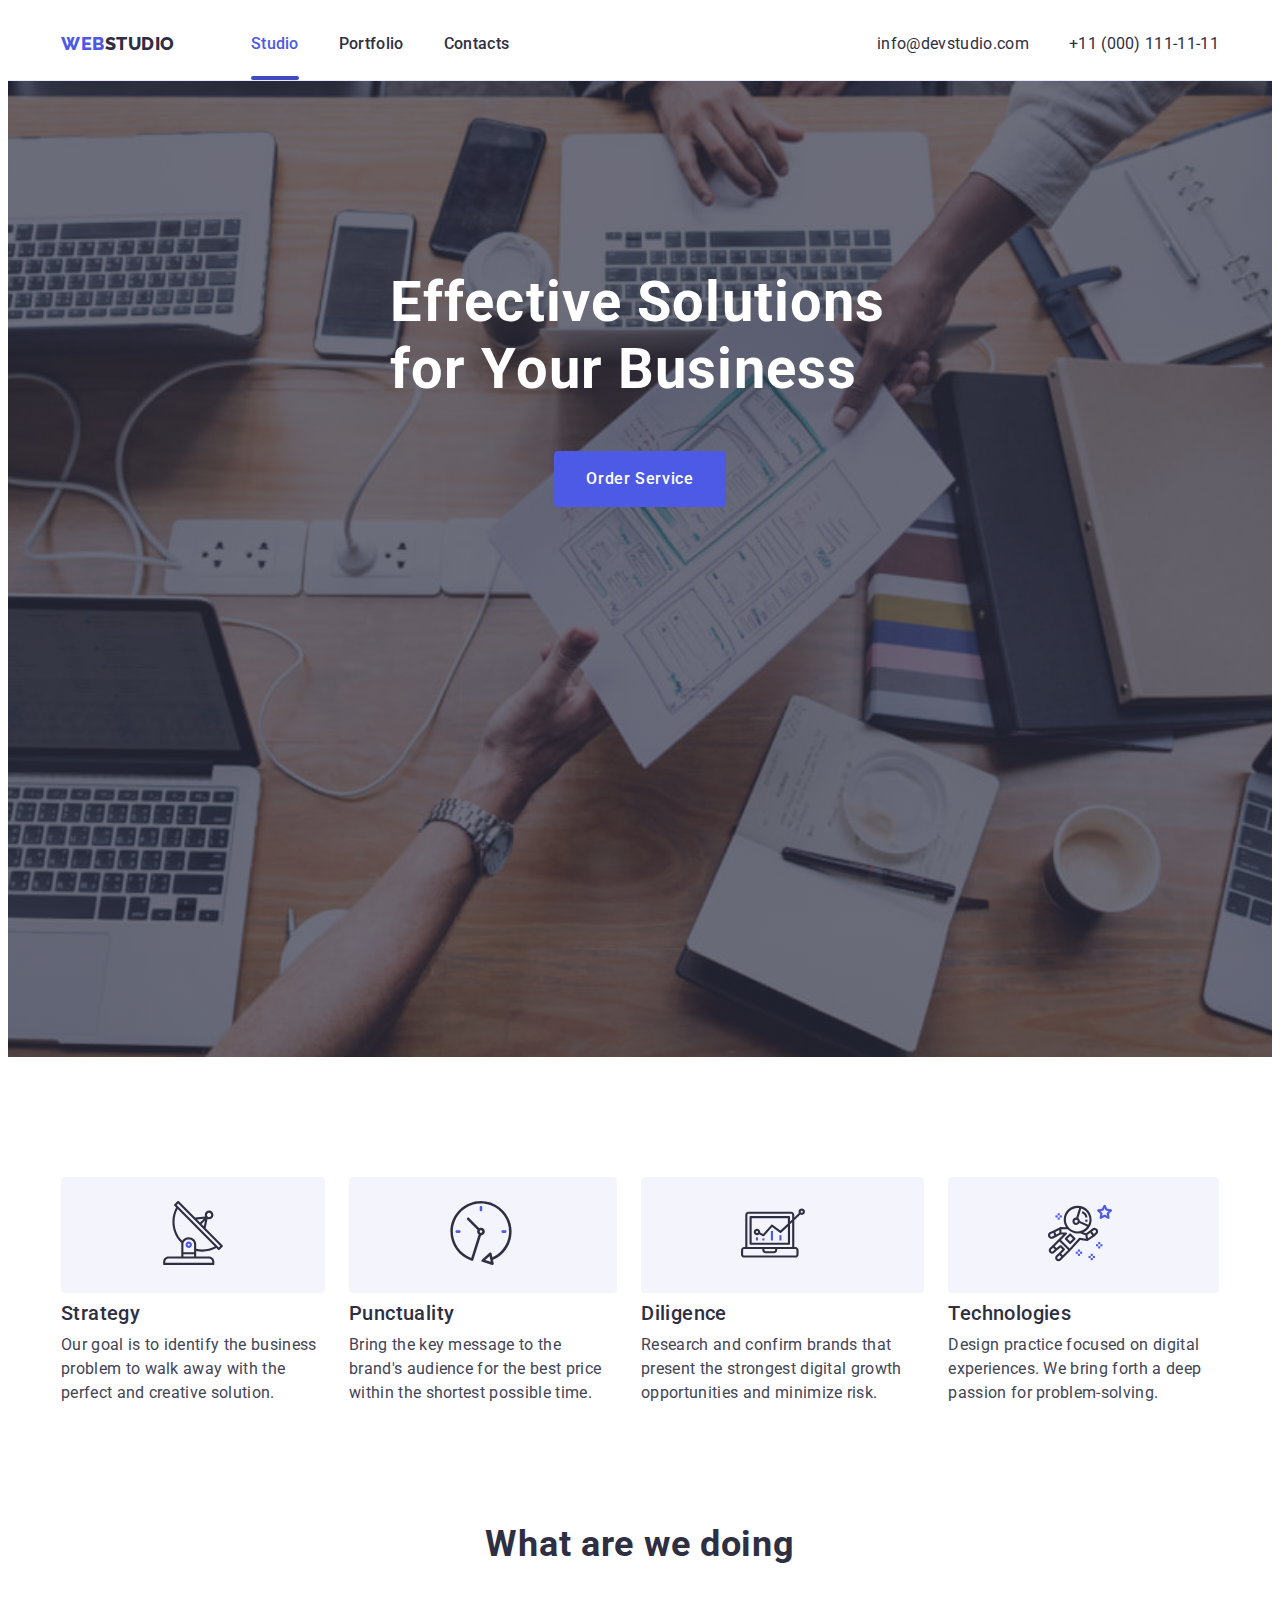
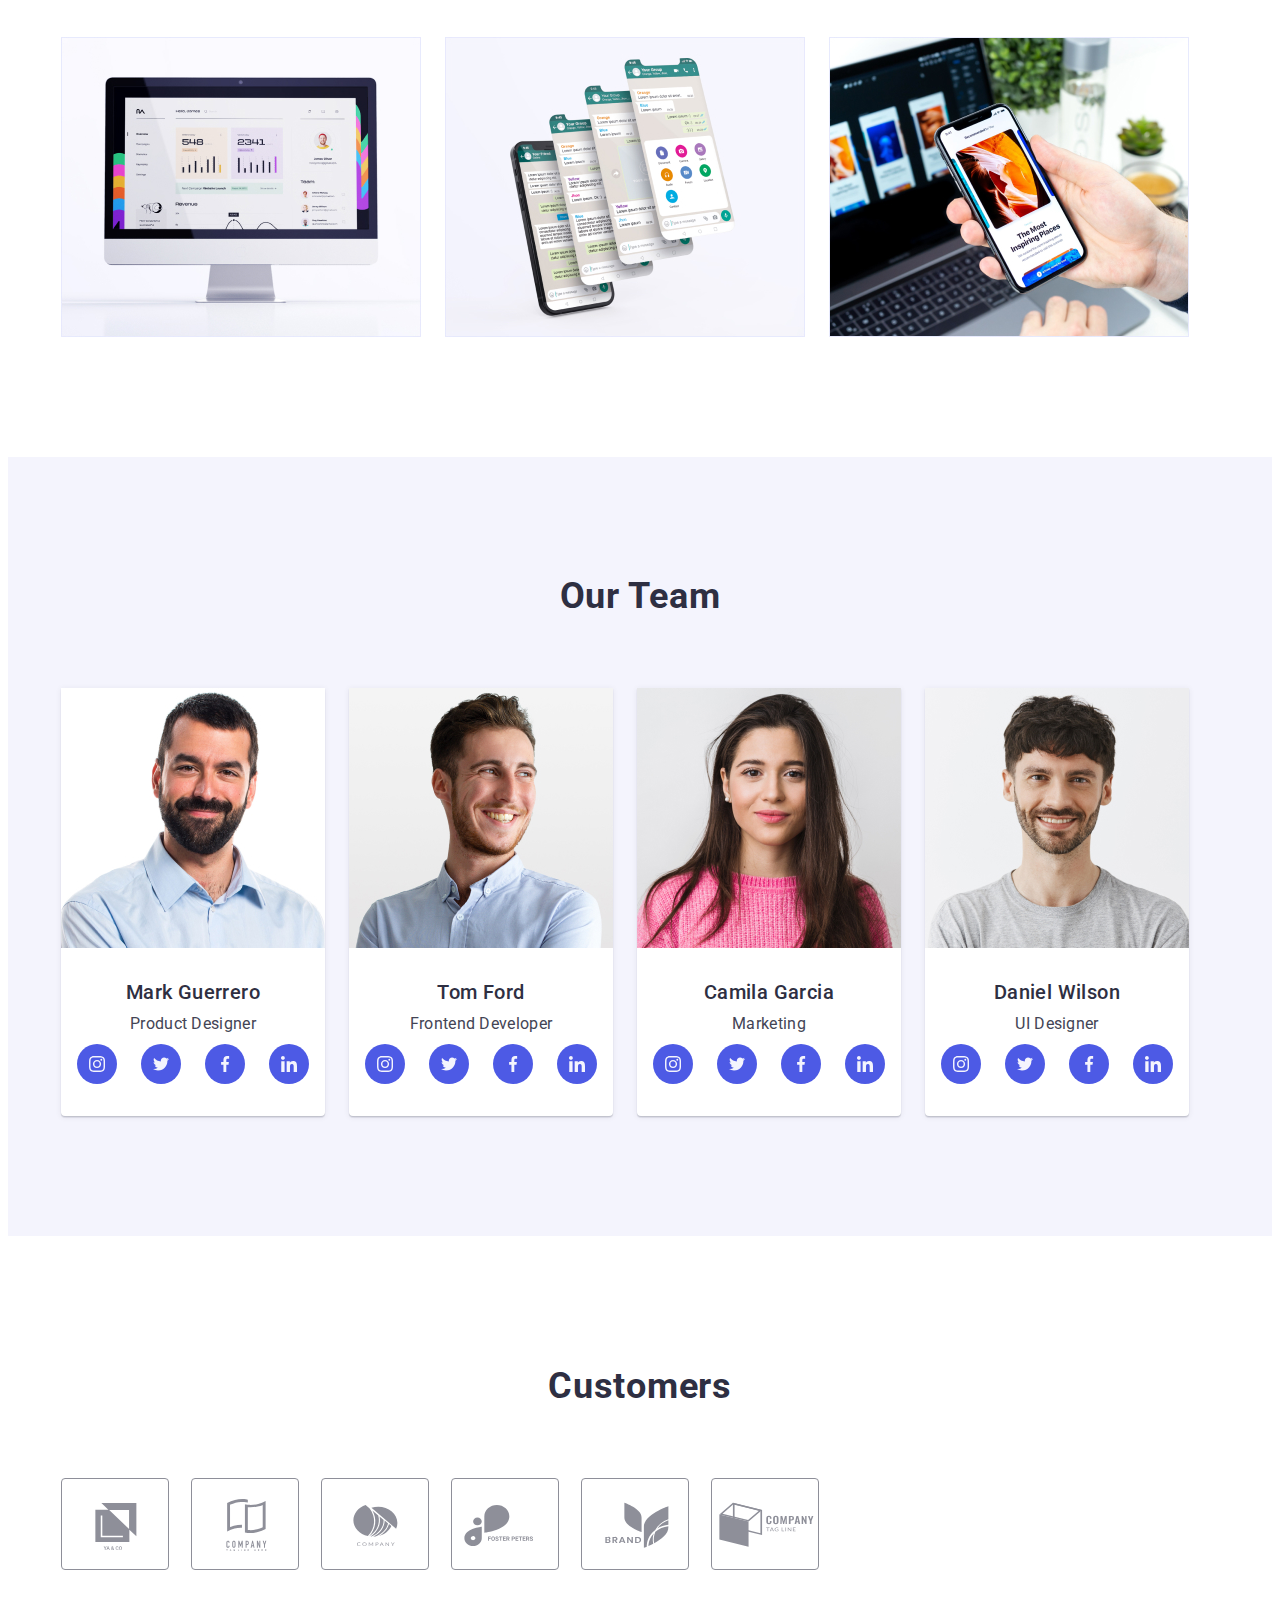
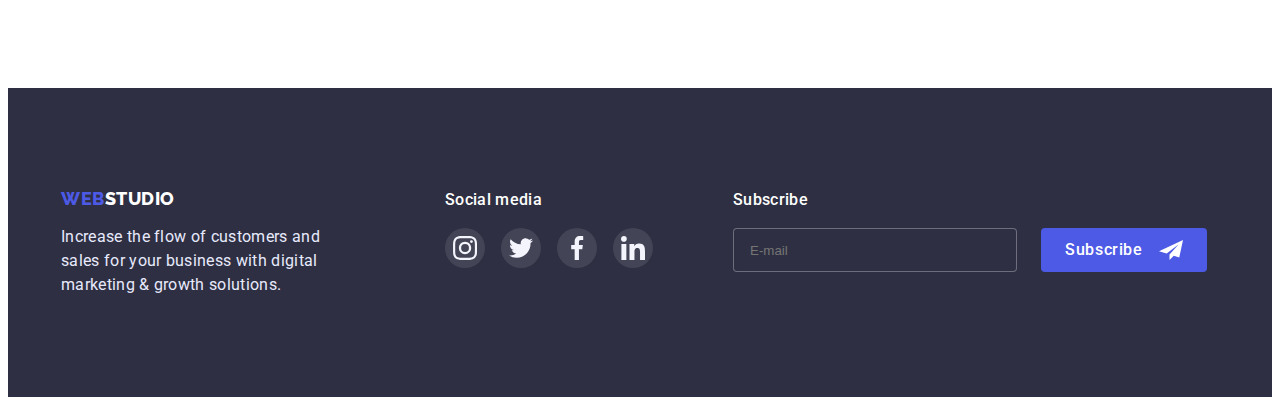
<file: index.html>
<!DOCTYPE html>
<html lang="en">
<head>
    <meta charset="UTF-8">
    <meta http-equiv="X-UA-Compatible" content="IE=edge">
    <meta name="viewport" content="width=device-width, initial-scale=1.0">
    <title>Document</title>
    <link rel="preconnect" href="https://fonts.googleapis.com">
    <link rel="preconnect" href="https://fonts.gstatic.com" crossorigin>
    <link href="https://fonts.googleapis.com/css2?family=Raleway:wght@800&family=Roboto:wght@400;500;700&display=swap"
        rel="stylesheet">
        <link rel="stylesheet" href="https://cdnjs.cloudflare.com/ajax/libs/modern-normalize/1.1.0/modern-normalize.min.css"
            integrity="sha512-wpPYUAdjBVSE4KJnH1VR1HeZfpl1ub8YT/NKx4PuQ5NmX2tKuGu6U/JRp5y+Y8XG2tV+wKQpNHVUX03MfMFn9Q=="
            crossorigin="anonymous" referrerpolicy="no-referrer" />
    <link rel="stylesheet" href="./css/styles.css">
</head>
<body >
   <header class="header">
     <div class="container heder-container">
        <nav class="header-navigation"> 
          <a href="./index.html" class="heder-logo link"> <span class="caption">Web</span>Studio</a>
    
         <ul class="header-list list">
             <li class="header-item"> <a class="header-link link currrent" href="./index.html" >Studio</a></li>
             <li class="header-item"> <a class="header-link link " href="./portfolio.html" >Portfolio</a></li>
             <li class="header-item"> <a class="header-link link " href="">Contacts</a></li>
         </ul>
        </nav>
        <address class="adress">
           <ul class="header-list list">
                <li><a class="header-tel link" href="mailto:info@devstudio.com">info@devstudio.com</a></li>
                <li><a class="header-tel link" href="tel:+110001111111">+11 (000) 111-11-11</a></li>
            </ul>
        </address>
    </div>
    </header> 
   
 <main>
    <section class="hero">
        <div class="container">
             <h1 class="hero-title">Effective Solutions for Your Business</h1>
              <button class="hero-btn" type="button" data-modal-open>Order Service</button>
        </div>
    </section>
 
 <section class="about">
    <div class="container">
        <h2 class="visually-hidden">Features</h2>
        <ul class="about-list list">
            <li class="about-item">
            <div class="container-about">
              <svg class="about-svg-icon" width="64" height="64">
                  <use href="./images/icons.svg#icon-antenna"></use>
               </svg>
            </div >
             <h3 class="about-title">Strategy</h3>
            <p class="about-pre-title">Our goal is to identify the business
                problem to walk away with the perfect and creative solution.</p>
            </li>
            <li class="about-item">
                <div class="container-about">
              <svg class="about-svg-icon" width="64" height="64">
                  <use href="./images/icons.svg#icon-clock"></use>
               </svg>
            </div >
                <h3 class="about-title">Punctuality</h3>
            <p class="about-pre-title">Bring the key message to the brand's audience for the best price within the shortest possible time.</p>
            </li>
            <li class="about-item">
                <div class="container-about">
              <svg class="about-svg-icon" width="64" height="64">
                  <use href="./images/icons.svg#icon-diagram"></use>
               </svg>
            </div >
                <h3 class="about-title">Diligence</h3>
            <p class="about-pre-title">Research and confirm brands that present the strongest digital growth opportunities and minimize risk.</p>
            </li>
            <li class="about-item">
                <div class="container-about">
              <svg class="about-svg-icon" width="64" height="64">
                  <use href="./images/icons.svg#icon-astronaut"></use>
               </svg>
            </div >
                <h3 class="about-title">Technologies</h3>
            <p class="about-pre-title">Design practice focused on digital experiences. We bring forth a deep passion for problem-solving.</p>
            </li>
        </ul>
    </div>
    
 </section>   
 <section class="work">
   <div class="container">
        <h2 class="work-title">What are we doing</h2>
        <ul class="work-list list">
            <li class="work-item">
                <img src="./images/img1.jpg" alt="monitor" width="360">
            </li>
            <li class="work-item">
                <img src="./images/img2.jpg" alt="telephone" width="360">
            </li>
            <li class="work-item">
                <img src="./images/img3.jpg" alt="phone and computer" width="360">
            </li>
        </ul>
   </div>
 </section>
 <section class="team">
    <div class="container">
    <h2 class="team-title">Our Team</h2>
    <ul class="team-list list">
        <li class="team-item  shadow-team">
            <img src="./images/mark.jpg" alt="markguerrero" width="264">
            <div class="team-name">
                <h3 class="team-subject">Mark Guerrero</h3>
                <p class="team-pre-title">Product Designer</p>
                <ul class="team-soc-list list">
                    <li class="team-soc-item"><a href="" class="team-soc-link">
                        <svg class="team-soc-icon" width="16" height="16">
                            <use href="./images/icons.svg#icon-instagram"></use>
                        </svg>
                    </a></li>
                    <li class="team-soc-item"><a href="" class="team-soc-link">
                        <svg class="team-soc-icon" width="16" height="16">
                            <use href="./images/icons.svg#icon-twitter"></use>
                        </svg>
                    </a></li>
                    <li class="team-soc-item"><a href="" class="team-soc-link">
                        <svg class="team-soc-icon" width="16" height="16">
                            <use href="./images/icons.svg#icon-facebook"></use>
                        </svg>
                    </a></li>
                    <li class="team-soc-item"><a href="" class="team-soc-link">
                        <svg class="team-soc-icon" width="16" height="16">
                            <use href="./images/icons.svg#icon-linkedin"></use>
                        </svg>
                    </a></li>
                </ul>
    
            </div>
        </li>
        <li class="team-item shadow-team">
            <img src="./images/tom.jpg" alt="tomford" width="264">
            <div class="team-name">
                <h3 class="team-subject">Tom Ford</h3>
                <p class="team-pre-title">Frontend Developer</p>
                 <ul class="team-soc-list list">
                    <li class="team-soc-item"><a href="" class="team-soc-link">
                        <svg class="team-soc-icon" width="16" height="16">
                            <use href="./images/icons.svg#icon-instagram"></use>
                        </svg>
                    </a></li>
                    <li class="team-soc-item"><a href="" class="team-soc-link">
                        <svg class="team-soc-icon" width="16" height="16">
                            <use href="./images/icons.svg#icon-twitter"></use>
                        </svg>
                    </a></li>
                    <li class="team-soc-item"><a href="" class="team-soc-link">
                        <svg class="team-soc-icon" width="16" height="16">
                            <use href="./images/icons.svg#icon-facebook"></use>
                        </svg>
                    </a></li>
                    <li class="team-soc-item"><a href="" class="team-soc-link">
                        <svg class="team-soc-icon" width="16" height="16">
                            <use href="./images/icons.svg#icon-linkedin"></use>
                        </svg>
                    </a></li>
                </ul>
            </div>
        </li>
        <li class="team-item shadow-team">
            <img src="./images/camila.jpg" alt="camilagarcia" width="264">
           <div class="team-name">
                <h3 class="team-subject">Camila Garcia</h3>
                <p class="team-pre-title">Marketing</p>
                 <ul class="team-soc-list list">
                    <li class="team-soc-item"><a href="" class="team-soc-link">
                        <svg class="team-soc-icon" width="16" height="16">
                            <use href="./images/icons.svg#icon-instagram"></use>
                        </svg>
                    </a></li>
                    <li class="team-soc-item"><a href="" class="team-soc-link">
                        <svg class="team-soc-icon" width="16" height="16">
                            <use href="./images/icons.svg#icon-twitter"></use>
                        </svg>
                    </a></li>
                    <li class="team-soc-item"><a href="" class="team-soc-link">
                        <svg class="team-soc-icon" width="16" height="16">
                            <use href="./images/icons.svg#icon-facebook"></use>
                        </svg>
                    </a></li>
                    <li class="team-soc-item"><a href="" class="team-soc-link">
                        <svg class="team-soc-icon" width="16" height="16">
                            <use href="./images/icons.svg#icon-linkedin"></use>
                        </svg>
                    </a></li>
                </ul>
           </div>
        </li>
        <li class="team-item shadow-team">
            <img src="./images/daniel.jpg" alt="danielwilson" width="264">
            <div class="team-name">
                <h3 class="team-subject">Daniel Wilson</h3>
                <p class="team-pre-title">UI Designer</p>
                 <ul class="team-soc-list list">
                    <li class="team-soc-item"><a href="" class="team-soc-link">
                        <svg class="team-soc-icon" width="16" height="16">
                            <use href="./images/icons.svg#icon-instagram"></use>
                        </svg>
                    </a></li>
                    <li class="team-soc-item"><a href="" class="team-soc-link">
                        <svg class="team-soc-icon" width="16" height="16">
                            <use href="./images/icons.svg#icon-twitter"></use>
                        </svg>
                    </a></li>
                    <li class="team-soc-item"><a href="" class="team-soc-link">
                        <svg class="team-soc-icon" width="16" height="16">
                            <use href="./images/icons.svg#icon-facebook"></use>
                        </svg>
                    </a></li>
                    <li class="team-soc-item"><a href="" class="team-soc-link">
                        <svg class="team-soc-icon" width="16" height="16">
                            <use href="./images/icons.svg#icon-linkedin"></use>
                        </svg>
                    </a></li>
                </ul>
            </div>
        </li>
    </ul>
    </div>
 </section>
 <section class="Customers">
    <div class="container">
        <h2 class="customers-title">Customers</h2>
    <ul class="customers-list list">      
        <li class="customers-item">
        <a href="" class="customers-link link">
            <svg class="customers-svg" width="104" height="56">
                <use href="./images/icons.svg#icon-Logo"></use>
            </svg>
        </a>
        </li>
        <li class="customers-item"> <a href="" class="customers-link link">
            <svg class="customers-svg" width="104" height="56">
                <use href="./images/icons.svg#icon-Logo-1"></use>
            </svg>
        </a></li>
        <li class="customers-item"> <a href="" class="customers-link link">
            <svg class="customers-svg" width="104" height="56">
                <use href="./images/icons.svg#icon-Logo-2"></use>
            </svg>
        </a></li>
        <li class="customers-item"> <a href="" class="customers-link link">
            <svg class="customers-svg" width="104" height="56">
                <use href="./images/icons.svg#icon-Logo-3"></use>
            </svg>
        </a></li>
        <li class="customers-item"> <a href="" class="customers-link link">
            <svg class="customers-svg" width="104" height="56">
                <use href="./images/icons.svg#icon-Logo-4"></use>
            </svg>
        </a></li>
        <li class="customers-item"> <a href="" class="customers-link link">
            <svg class="customers-svg"  width="104" height="56">
                <use href="./images/icons.svg#icon-Logo-5"></use>
            </svg>
        </a></li>
    </ul>
     </dv >

 </section>
</main>
 <footer class="footer">
    <div class="foot-container container">
   <div class="footer-logo">
        <a class="footer-link link" href="./index.html"><span class="caption-pre">Web</span>Studio</a>
     <p class="footer-pre-title " >Increase the flow of customers and sales for your business with digital marketing & growth solutions.</p>
    </div >
 <div class="footer-social">
     <p class="footer-soc-text">Social media</p> 
     <ul class="footer-soc list">
        <li class="footer-item"><a href="" class="footer-link-soc link">
                <svg class="footer-svg"  width="24" height="24">
                    <use href="./images/icons.svg#icon-instagram"></use>
                </svg>
            </a></li>
        <li class="footer-item"><a href="" class="footer-link-soc link">
                <svg class="footer-svg"  width="24" height="24">
                    <use href="./images/icons.svg#icon-twitter"></use>
                </svg>
            </a></li>
        <li class="footer-item"><a href="" class="footer-link-soc link">
                <svg class="footer-svg"  width="24" height="24">
                    <use href="./images/icons.svg#icon-facebook"></use>
                </svg>
            </a></li>
        <li class="footer-item"><a href="" class="footer-link-soc link">
                <svg class="footer-svg"  width="24" height="24">
                    <use href="./images/icons.svg#icon-linkedin"></use>
                </svg>
            </a></li>
     </ul>
 </div >
<div class="footer-form">
    <p class="footer-input-text">Subscribe</p>
     <form class="forma">
       <label>
            <input 
            class="footer-email"
             type="email"
             placeholder="E-mail"
             required 
             pattern="([A-z0-9_.-]{1,})@([A-z0-9_.-]{1,}).([A-z]{2,8})"
              >
       </label>
    <button class="footer-submit-btn" type="submit">Subscribe
        <svg class="footer-submit-svg"  width="24" height="24">
            <use href="./images/icons.svg#icon-subscribe"></use>
        </svg>
    </button>
 </form>
 </div>
</div>
 </footer> 
  <div class="backdrop is-hidden" data-modal>
    <div class="modal">
        <button type="button" class="modal-close" data-modal-close>
            <svg class="modal-svg" width="8" height="8" >
                <use href="./images/icons.svg#icon-close"></use>
            </svg>
        </button>
        <p class="modal-title">Leave your contacts and we will call you back</p>
        <form class="modal-form">
          <label  class="modal-form-field">
            <span class="input-text">Name</span>
            <span class="modal-name">
            <input class="modal-input" 
            type="text" 
            name="Name"  
            id="Name" 
            required 
            pattern="[a-zA-Zа-яА-Я]+"
            minlength="3"
            />
             <svg class="modal-svg-input"  width="18" height="18">
               <use href="./images/icons.svg#icon-name"></use>
            </svg>  
          </span>
          </label>
          <label class="modal-form-field">
            <span class="input-text">Phone</span>
        <span class="modal-phone" >
           <input class="modal-input" 
                type="tel" 
                name="Phone" 
                id="Phone" 
                required 
                minlength="9"
            />
                <svg class="modal-svg-input" width="18" height="24">
                    <use href="./images/icons.svg#icon-telephone"></use>
                </svg>
          </span>
          </label>
          <label  class="modal-form-field">
            <span class="input-text">Email</span>
            <span class="modal-email">
                <input class="modal-input" 
                type="email" 
                name="Email" 
                id="Email" 
                required 
                pattern="([A-z0-9_.-]{1,})@([A-z0-9_.-]{1,}).([A-z]{2,8})"
            />
                <svg class="modal-svg-input" width="18" height="24">
                    <use href="./images/icons.svg#icon-emaill"></use>
                </svg>
          </span>
          </label>
          <label  class="modal-form-comment">
            <span class="input-text">Comment</span>
          <textarea class="modal-comment" name="comment"  placeholder="Text input"></textarea>
          </label>
          <label  class="modal-form-checkbox">
          <input class="input-checkbox visually-hidden" type="checkbox" id="policy" required  >
          <label for="policy" class="check-text" >I accept the terms and conditions of the&nbsp; <a class="modal-link" href="#">Privacy Policy</a> </label>
          </label>
          <button class="modal-submit-btn" type="submit">Send</button>
        </form>
    </div>
  </div>
  <script src="./js/modal.js"></script>
</body>
</html>
</file>
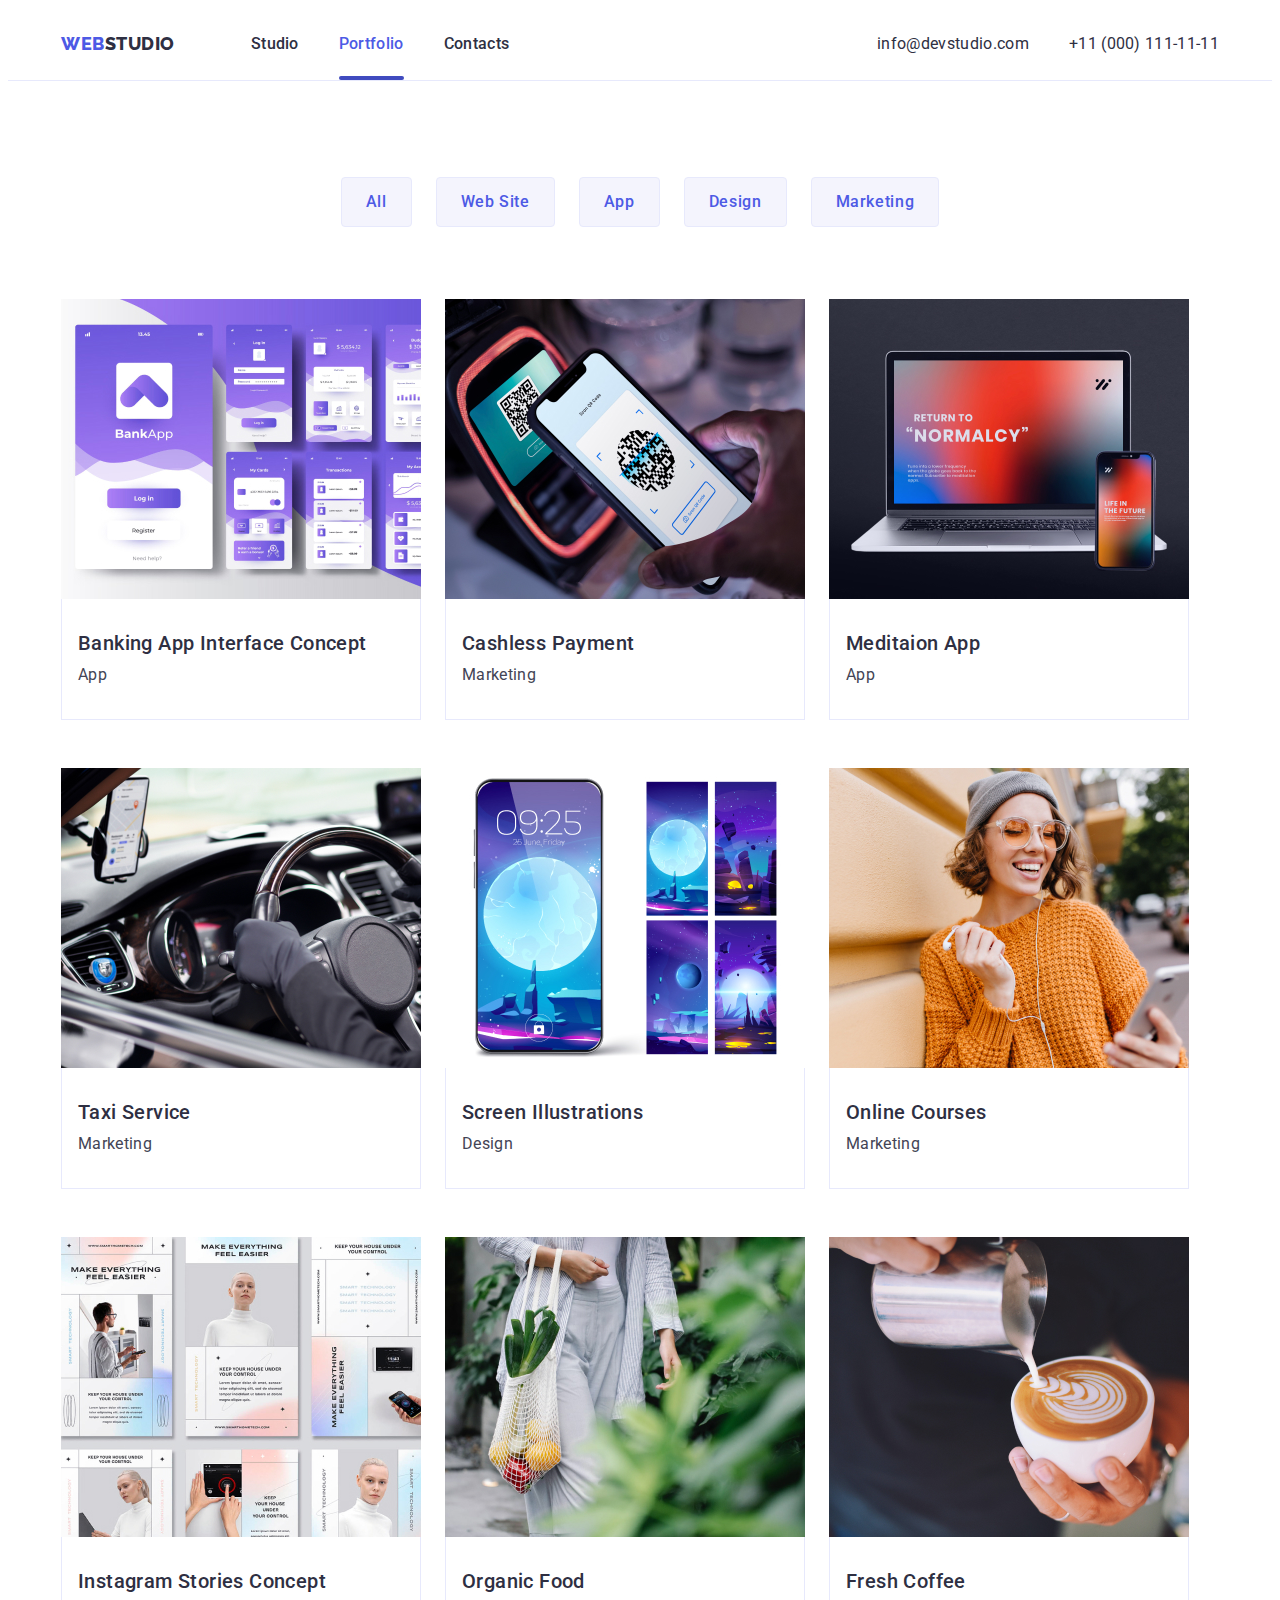
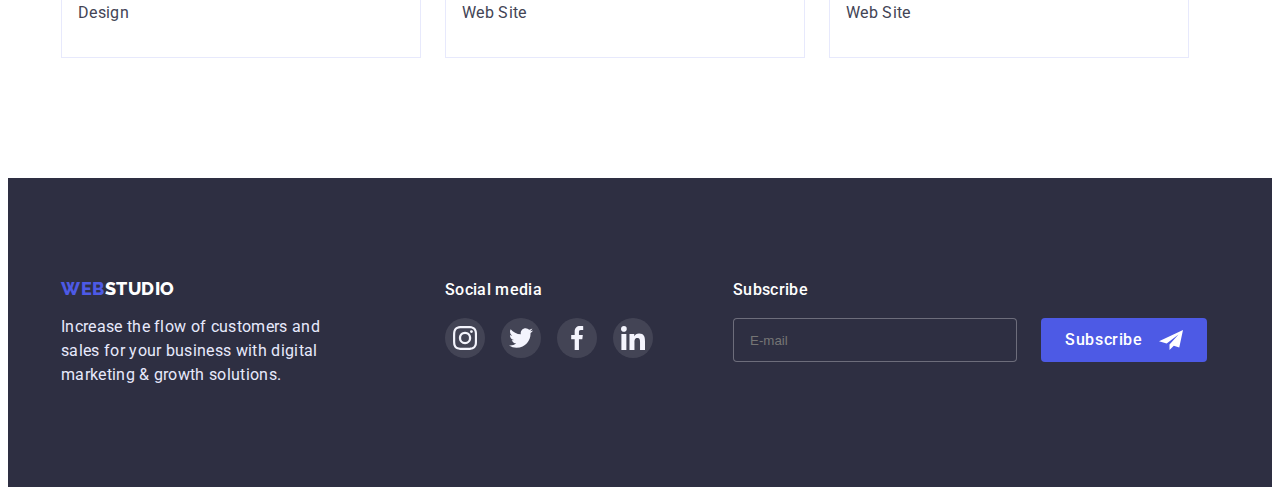
<file: portfolio.html>
<!DOCTYPE html>
<html lang="en">
<head>
    <meta charset="UTF-8">
    <meta http-equiv="X-UA-Compatible" content="IE=edge">
    <meta name="viewport" content="width=device-width, initial-scale=1.0">
    <title>Document</title>
    <link rel="preconnect" href="https://fonts.googleapis.com">
    <link rel="preconnect" href="https://fonts.gstatic.com" crossorigin>
    <link href="https://fonts.googleapis.com/css2?family=Raleway:wght@800&family=Roboto:wght@400;500;700&display=swap"
        rel="stylesheet">
        <link rel="stylesheet" href="https://cdnjs.cloudflare.com/ajax/libs/modern-normalize/1.1.0/modern-normalize.min.css" integrity="sha512-wpPYUAdjBVSE4KJnH1VR1HeZfpl1ub8YT/NKx4PuQ5NmX2tKuGu6U/JRp5y+Y8XG2tV+wKQpNHVUX03MfMFn9Q==" crossorigin="anonymous" referrerpolicy="no-referrer" />
    <link rel="stylesheet" href="./css/styles.css">
</head>
<body>
<header class="header">
     <div class="container heder-container">
        <nav class="header-navigation"> 
          <a href="./index.html" class="heder-logo link"> <span class="caption">Web</span>Studio</a>
    
         <ul class="header-list list">
             <li class="header-item"> <a class="header-link link " href="./index.html" >Studio</a></li>
             <li class="header-item"> <a class="header-link link currrent" href="./portfolio.html" >Portfolio</a></li>
             <li class="header-item"> <a class="header-link link " href="">Contacts</a></li>
         </ul>
        </nav>
        <address class="adress">
           <ul class="header-list list">
                <li><a class="header-tel link" href="mailto:info@devstudio.com">info@devstudio.com</a></li>
                <li><a class="header-tel link" href="tel:+110001111111">+11 (000) 111-11-11</a></li>
            </ul>
        </address>
    </div>
    </header> 
    <main>
<section class="portfolio">
    <h1 class="visually-hidden"> Filters</h1>
 <div class="container">
        <ul  class="portfolio-nav-list list">
            <li><button class="portfolio-btn"  type="button">All</button></li>
            <li><button class="portfolio-btn"  type="button">Web Site</button></li>
            <li><button class="portfolio-btn"  type="button">App</button></li>
            <li><button class="portfolio-btn"  type="button">Design</button></li>
            <li><button class="portfolio-btn"  type="button">Marketing</button></li>
        </ul>
 

    <h2 class="visually-hidden">properties</h2>
    <ul class="portfolio-list list">
        <li class="portfolio-item ">
            <a class="portfolio-card-link link" href="./portfolio.html">
             <div class="portfolio-cover-wrap">
                 <img src="./images/bank.jpg" alt="interface" width="360">
                 <p class="portfolio-cover-text">14 Stylish and User-Friendly App Design Concepts · Task Manager App · Calorie Tracker App · Exotic Fruit Ecommerce App · Cloud Storage App</p>
             </div>
             <div class="portfolio-item-text">
                 <h3 class="portfolio-title" >Banking App Interface Concept</h3>
                 <p class="portfolio-pre-title">App</p>
             </div></a>
        </li>
        <li class="portfolio-item ">
            <a class="portfolio-card-link link" href="./portfolio.html">
             <div class="portfolio-cover-wrap">
                 <img src="./images/payment.jpg" alt="cashless-payment" width="360">
                 <p class="portfolio-cover-text">14 Stylish and User-Friendly App Design Concepts · Task Manager App · Calorie Tracker App · Exotic Fruit Ecommerce App · Cloud Storage App</p>
             </div>
             <div class="portfolio-item-text">
                 <h3 class="portfolio-title" >Cashless Payment</h3>
                 <p class="portfolio-pre-title">Marketing</p>
             </div></a>
        </li>  
        <li class="portfolio-item ">
            <a class="portfolio-card-link link" href="./portfolio.html">
             <div class="portfolio-cover-wrap">
                 <img src="./images/meditation.jpg" alt="meditaion-app" width="360">
                 <p class="portfolio-cover-text">14 Stylish and User-Friendly App Design Concepts · Task Manager App · Calorie Tracker App · Exotic Fruit Ecommerce App · Cloud Storage App</p>
             </div>
             <div class="portfolio-item-text">
                 <h3 class="portfolio-title" >Meditaion App</h3>
                 <p class="portfolio-pre-title">App</p>
             </div></a>
        </li>
        <li class="portfolio-item "> 
             <a class="portfolio-card-link link" href="./portfolio.html">
             <div class="portfolio-cover-wrap">
                 <img src="./images/taxi.jpg" alt="taxi-service" width="360">
                 <p class="portfolio-cover-text">14 Stylish and User-Friendly App Design Concepts · Task Manager App · Calorie Tracker App · Exotic Fruit Ecommerce App · Cloud Storage App</p>
             </div>
             <div class="portfolio-item-text">
                 <h3 class="portfolio-title" >Taxi Service</h3>
                 <p class="portfolio-pre-title">Marketing</p>
             </div></a>
        </li>
        <li class="portfolio-item ">
             <a class="portfolio-card-link link" href="./portfolio.html">
             <div class="portfolio-cover-wrap">
                 <img src="./images/screen.jpg" alt="screen-illustrations" width="360">
                 <p class="portfolio-cover-text">14 Stylish and User-Friendly App Design Concepts · Task Manager App · Calorie Tracker App · Exotic Fruit Ecommerce App · Cloud Storage App</p>
             </div>
             <div class="portfolio-item-text">
                 <h3 class="portfolio-title" >Screen Illustrations</h3>
                 <p class="portfolio-pre-title">Design</p>
             </div></a>
        </li>
        <li class="portfolio-item ">
             <a class="portfolio-card-link link" href="./portfolio.html">
             <div class="portfolio-cover-wrap">
                 <img src="./images/online.jpg" alt="online-courses" width="360">
                <p class="portfolio-cover-text">14 Stylish and User-Friendly App Design Concepts · Task Manager App · Calorie Tracker App · Exotic Fruit Ecommerce App · Cloud Storage App</p>
             </div>
             <div class="portfolio-item-text">
                 <h3 class="portfolio-title" >Online Courses</h3>
                 <p class="portfolio-pre-title">Marketing</p>
             </div></a>
        </li>
        <li class="portfolio-item ">
             <a class="portfolio-card-link link" href="./portfolio.html">
            <div class="portfolio-cover-wrap">
                 <img src="./images/instagram.jpg" alt="instagram-stories" width="360">
                 <p class="portfolio-cover-text">14 Stylish and User-Friendly App Design Concepts · Task Manager App · Calorie Tracker App · Exotic Fruit Ecommerce App · Cloud Storage App</p>
            </div>
             <div class="portfolio-item-text">
                 <h3 class="portfolio-title" >Instagram Stories Concept</h3>
                 <p class="portfolio-pre-title">Design</p>
             </div></a>
        </li>
        <li class="portfolio-item ">
             <a class="portfolio-card-link link" href="./portfolio.html">
            <div class="portfolio-cover-wrap">
                 <img src="./images/organic.jpg" alt="organic-food" width="360">
                 <p class="portfolio-cover-text">14 Stylish and User-Friendly App Design Concepts · Task Manager App · Calorie Tracker App · Exotic Fruit Ecommerce App · Cloud Storage App</p>
            </div>
             <div class="portfolio-item-text">
                 <h3 class="portfolio-title" >Organic Food</h3>
                 <p class="portfolio-pre-title">Web Site</p>
             </div></a>
        </li>
        <li class="portfolio-item ">
             <a class="portfolio-card-link link" href="./portfolio.html">
            <div class="portfolio-cover-wrap">
                 <img src="./images/coffee.jpg" alt="fresh-coffee" width="360">
                 <p class="portfolio-cover-text">14 Stylish and User-Friendly App Design Concepts · Task Manager App · Calorie Tracker App · Exotic Fruit Ecommerce App · Cloud Storage App</p>
            </div>
             <div class="portfolio-item-text">
                 <h3  class="portfolio-title">Fresh Coffee</h3>
                 <p class="portfolio-pre-title">Web Site</p>
             </div></a>
        </li>
    </ul>
    </div>
</section>
</main>
    <footer class="footer">
    <div class="foot-container container">
   <div class="footer-logo">
        <a class="footer-link link" href="./index.html"><span class="caption-pre">Web</span>Studio</a>
     <p class="footer-pre-title " >Increase the flow of customers and sales for your business with digital marketing & growth solutions.</p>
    </div >
 <div class="footer-social">
     <p class="footer-soc-text">Social media</p> 
     <ul class="footer-soc list">
        <li class="footer-item"><a href="" class="footer-link-soc link">
                <svg class="footer-svg"  width="24" height="24">
                    <use href="./images/icons.svg#icon-instagram"></use>
                </svg>
            </a></li>
        <li class="footer-item"><a href="" class="footer-link-soc link">
                <svg class="footer-svg"  width="24" height="24">
                    <use href="./images/icons.svg#icon-twitter"></use>
                </svg>
            </a></li>
        <li class="footer-item"><a href="" class="footer-link-soc link">
                <svg class="footer-svg"  width="24" height="24">
                    <use href="./images/icons.svg#icon-facebook"></use>
                </svg>
            </a></li>
        <li class="footer-item"><a href="" class="footer-link-soc link">
                <svg class="footer-svg"  width="24" height="24">
                    <use href="./images/icons.svg#icon-linkedin"></use>
                </svg>
            </a></li>
     </ul>
 </div >
<div class="footer-form">
    <p class="footer-input-text">Subscribe</p>
     <form class="forma">
       <label>
            <input 
            class="footer-email"
             type="email"
             placeholder="E-mail"
             required 
             pattern="([A-z0-9_.-]{1,})@([A-z0-9_.-]{1,}).([A-z]{2,8})"
              >
       </label>
    <button class="footer-submit-btn" type="submit">Subscribe
        <svg class="footer-submit-svg"  width="24" height="24">
            <use href="./images/icons.svg#icon-subscribe"></use>
        </svg>
    </button>
 </form>
 </div>
</div>
 </footer> 
    
</body>
</html>
</file>
<file: css/styles.css>
:root{
  --mein-title-color: #FFFFFF;
  --second-title-color: #2E2F42;
  --third-title-color:#E7E9FC;
  --Fourth-title-color: #434455;
  --mein-btn-color: #4D5AE5;
  --focus-btn-color: #404BBF;
  --second-btn-color: #F4F4FD;
  --fons-color: #FFFFFF;
  --bordeer-color: #E7E9FC;
  --linear-gradient:linear-gradient(rgba(46, 47, 66, 0.7), rgba(46, 47, 66, 0.7));
}



/*  */
body{
    font-family: 'Roboto', sans-serif;
    background-color: var(--fons-color);
    color: var(--Fourth-title-color);

}

 p,
 h1,
 h2,
 h3,
 h4,
 h5,
 h6 {
     margin: 0;
 }

 ul {
     margin: 0;
     padding-left: 0;
 }

img {
    display: block;
}


.link{
    text-decoration: none;
}
.list{
    list-style: none;
}

.container{
    width: 100%;
    max-width:1158px; 
    padding-left: 15px;
    padding-right: 15px;
    margin: 0 auto;
    
}
/*---------------------------MODAL--------------------*/
.backdrop{
    position: fixed;
    top: 0;
    left: 0;
    width: 100%;
    height: 100%;
    background-color: rgba(46, 47, 66, 0.4);
    transition:visibility 250ms cubic-bezier(0.4, 0, 0.2, 1),opacity 250ms cubic-bezier(0.4, 0, 0.2, 1);
}

.backdrop.is-hidden{
    opacity: 0;
    pointer-events: none;
    visibility: hidden;
} 

.modal{
    position: absolute;
    padding: 24px;
    top: 50%;
    left: 50%;
    transform: translate(-50%, -50%);
    width: 408px;
    height: 576px;
    padding-top: 72px;
    background-color: #FCFCFC;
    border-radius: 4px;
    
}

.modal-close {
    position: absolute;
    top: 24px;
    right: 24px;
    display: flex;
    justify-content: center;
    align-items: center;
    width: 24px;
    height: 24px;
    padding: 0;
    color: #000000;
    border-radius: 50%;
    border: 1px solid rgba(0, 0, 0, 0.1);
    transition: background-color  250ms cubic-bezier(0.4, 0, 0.2, 1),
    color 250ms cubic-bezier(0.4, 0, 0.2, 1);
    cursor: pointer;
}

.modal-close:hover,
.modal-close:focus{
    background-color: var(--focus-btn-color);
    color: #FFFFFF;
}
.modal-close:hover .modal-svg {
    fill: var(--fons-color);
    
}

.modal-svg {
fill: currentColor;
transition: fill 250ms cubic-bezier(0.4, 0, 0.2, 1);
}

.modal-title{
position: relative;
font-family: 'Roboto';
 font-style: normal;
font-weight: 500;
font-size: 16px;
line-height: 1.5;
text-align: center;
letter-spacing: 0.02em;
color: var(--second-title-color);
margin-bottom: 16px;

}

.modal-form{
    display: flex;
    flex-direction: column;
    background: #FCFCFC;
    
}

.modal-input{
    height: 40px ;
    width: 360px;
    outline: transparent;
    border: 1px solid rgba(33, 33, 33, 0.2);
    border-radius: 4px;
    padding-left: 38px;
    transition: border-color 250ms cubic-bezier(0.4, 0, 0.2, 1);
    
}
.modal-input:focus,
.modal-input:hover {
 border-color: var(--mein-btn-color);
}

.modal-input:focus + .modal-svg-input{
    fill: var(--mein-btn-color);
}

.modal-form-comment{
    margin-bottom: 16px;
}

.modal-comment{
    width: 360px;
    height: 120px;
    border-radius: 4px;
    border: 1px solid rgba(33, 33, 33, 0.2);
    padding-left: 16px;  
}

.modal-form-field{}

.modal-form-input-descr{}

.modal-svg-input{}

.modal-form-field {
    margin-bottom: 8px;
}

.input-text {
    font-family: "Roboto", sans-serif;
    font-size: 12px;
    line-height: 1.17;
    letter-spacing: 0.01em;
    margin-bottom: 4px;
    color: #8e8f99;
    display: inline-block;
    margin-bottom: 4px;
}

.modal-name {
    position: relative;
    
}

.modal-svg-input {
    position: absolute;
    left: 16px;
    top: 50%;
    transform:translateY(-50%);
    transition: fill 250ms cubic-bezier(0.4, 0, 0.2, 1);
}

.modal-phone {
    position: relative;
}



.modal-email {
    position: relative;
}

.modal-comment {
    width: 100%;
    height: 120px;
    padding: 8px 16px;
    resize: none;
    border: 1px solid rgba(33, 33, 33, 0.2);
    border-radius: 4px;
    transition: border-color 250ms cubic-bezier(0.4, 0, 0.2, 1);
}

.modal-comment::placeholder{
    font-family: 'Roboto';
    font-style: normal;
    font-weight: 400;
    font-size: 12px;
    line-height: 14px;
    letter-spacing: 0.04em;
    color: #757575;
}

.modal-comment:focus ,
.modal-comment:hover {
 border-color: var(--mein-btn-color);
}

.modal-form-checkbox {}


.input-checkbox {
    transition: background-color 250ms cubic-bezier(0.4, 0, 0.2, 1);
}

.modal-link{
    color: var(--mein-btn-color);
}

.check-text {
  font-family: 'Roboto';
  font-style: normal;
  font-weight: 400;
  font-size: 12px;
  line-height: 14px;
  letter-spacing: 0.04em;
  color: #757575;
  display: flex;
  
}

.check-text::before{
    content: '';
    width: 16px;
    height: 16px;
    border: 1.25px solid #2E2F42;
    border-radius: 2px;
    margin-right: 8px;
    
}

.input-checkbox:checked + .check-text::before {
 background-color: var(--focus-btn-color);
 background-image: url(../images/check\ .svg);
 background-repeat: no-repeat;
 background-position: center;
}

.input-checkbox:focus+.check-text::before{
border-color: var(--focus-btn-color);
}

.modal-submit-btn{
    align-self: center;
    background-color: var(--mein-btn-color);
    color: #FFFFFF;
    border-radius: 4px;
    padding: 16px 32px;
    min-width: 169px;
    height: 56px;
    margin-top: 24px;
    cursor: pointer;
    border: none;
    transition: box-shadow 250ms cubic-bezier(0.4, 0, 0.2, 1),
            background-color 250ms cubic-bezier(0.4, 0, 0.2, 1);
}
 
.modal-submit-btn:hover,
.modal-submit-btn:focus{
    background-color: var(--focus-btn-color);
    box-shadow: 0px 4px 4px rgba(0, 0, 0, 0.15);
}

/*---------------------HEADER---------------*/
.header {
    border-bottom: 1px solid #E7E9FC;
}

.heder-container{
    display: flex;
    align-items: center;
}

.header-navigation {
    display: flex;
    align-items: center;
   
}

.heder-logo {
        font-family: 'Raleway';
        font-weight: 800;
        font-size: 18px;
        line-height: 1.33;
        letter-spacing: 0.03em;
         color: var(--second-title-color);
        text-transform: uppercase;
        margin-right: 76px;
        padding-top: 24px;
        padding-bottom: 24px;
}

.adress{
    font-style: normal;
    display: flex;
    margin-left: auto;
   
}

img{
    display: block;
}

.header-list {
display: flex;
gap: 40px;

}

.header-item {

}

.header-link {
    font-weight: 500;
    font-size: 16px;
    line-height: 1.5;
    letter-spacing: 0.02em;
    color: var(--second-title-color);
    position: relative;
    transition: color 250ms cubic-bezier(0.4, 0, 0.2, 1);
    display: block;
    padding-top: 24px;
    padding-bottom: 24px;
}

.header-link::after{
content:'';
position: absolute;
left: 0;
bottom: 0;

transform: scaleX(0);

border-radius: 2px;
height: 4px;
width: 100%;
background-color: var(--focus-btn-color);
transition: transform 250ms cubic-bezier(0.4, 0, 0.2, 1);
}

.header-link:hover::after,
.header-link:focus::after,
.header-link.currrent::after{
    transform: scaleX(1);
}


.currrent {
    color: var(--mein-btn-color);
}


.header-link:hover,.header-link:focus{
    color: #404BBF;
}
.header-tel {
    font-weight: 400;
    font-size: 16px;
    line-height: 1.5;
    letter-spacing: 0.02em;
    color: var(--second-title-color);
    transition: color 250ms cubic-bezier(0.4, 0, 0.2, 1);
    display: block;
        padding-top: 24px;
        padding-bottom: 24px;

}
.header-tel:hover, .header-tel:focus{
    color: var(--focus-btn-color);
}
.caption{
    color: var(--mein-btn-color);
}

/*-------------------------------HEADER---------------*/
/*---------------------------------HERO---------------*/
.hero-btn {
    min-width: 169px;
    padding: 16px 32px;
    font-family: inherit;
    font-weight: 500;
    font-size: 16px;
    line-height: 1.5;
    letter-spacing: 0.04em;
    color: var(--mein-title-color);
    background: var(--mein-btn-color);
    cursor: pointer;
    border-radius: 4px;
    margin: 0 auto;
    display: block;
    border: none;
    transition: background-color 250ms cubic-bezier(0.4, 0, 0.2, 1);
    }

.hero-btn:hover,
.hero-btn:focus{
    background-color: var(--focus-btn-color);
    color: var(--second-btn-color);
}

.hero{
    background-color: var(--second-title-color);
    background-image:var(--linear-gradient),
    url(../images/people-officee.jpg);
    background-repeat: no-repeat;
    background-position: center;
    background-size: cover;
    padding-top: 188px;
    padding-bottom: 188px;
    max-width: 1440px;
    height: 600px;
    margin: 0 auto;
}

.hero-title{
    font-weight: 700;
    font-size: 56px;
    line-height: 1.2;
    letter-spacing: 0.02em;
    color: var(--mein-title-color);
    max-width: 500px;
    margin: 0 auto;
    margin-bottom: 48px;
    
}
/*---------------------------------HERO---------------*/
/*---------------------------------About---------------*/
.about {
    padding-top: 120px;
    padding-bottom: 120px;
}

.about-list {
    display: flex;
    gap: 24px;
}

.container-about {
padding: 24px 100px;
background-color: var(--second-btn-color);
margin-bottom: 8px;
border-radius: 4px;
}

.about-svg-icon {}



.about-pre-title {
    font-weight: 400;
    font-size: 16px;
    line-height: 1.5;
    letter-spacing: 0.02em;
    color: var(--Fourth-title-color);
}

.about-title {
    font-weight: 500;
    font-size: 20px;
    line-height: 1.2;
    letter-spacing: 0.02em;
    color: var(--second-title-color);
    margin-bottom: 8px;
    
 }

/*---------------------------------work---------------*/
 
.work {
    padding-bottom: 120px;
}

.work-title {
        font-weight: 700;
        font-size: 36px;
        line-height: 1.1;
        letter-spacing: 0.02em;
        color: var(--second-title-color);
        margin-bottom: 72px;
        text-align: center;
}

.work-list {
    display: flex;
    gap: 24px;
}


.work-item {}


/*---------------------------------TEAM---------------*/
.team {
    background-color: var(--second-btn-color);
    padding-bottom: 120px;
    padding-top: 120px;
}

.team-title {
    font-weight: 700;
    font-size: 36px;
    line-height: 1.1;
    letter-spacing: 0.02em;
    color: var(--second-title-color);
    margin-bottom: 72px;
    text-align: center;
}
.team-list {
    display: flex;
    gap: 24px;
}


.team-item {
  
    width: calc((100%-72px)/4);
    background-color: var(--fons-color);
    box-shadow: 0px 1px 6px rgba(46, 47, 66, 0.08), 0px 1px 1px rgba(46, 47, 66, 0.16), 0px 2px 1px rgba(46, 47, 66, 0.08);
    border-radius: 0px 0px 4px 4px;
}

.shadow-team{
    background: #ffffff;
    box-shadow: 0px 1px 6px rgba(46, 47, 66, 0.08),
    0px 1px 1px rgba(46, 47, 66, 0.16), 0px 2px 1px rgba(46, 47, 66, 0.08);
    border-radius: 0px 0px 4px 4px;
}

.team-name{
    text-align: center;
    padding: 32px 16px;
}

.team-subject {
    font-weight: 500;
    font-size: 20px;
    line-height: 1.2;
    letter-spacing: 0.02em;
    color: var(--second-title-color);
    margin-bottom: 8px;
}

.team-pre-title {
font-weight: 400;
    font-size: 16px;
    line-height: 1.5;
    letter-spacing: 0.02em;
    color: var(--Fourth-title-color);
    margin-bottom: 8px;
}

.team-soc-list {
    display: flex;
    justify-content: center;
    gap: 24px;
}

.team-soc-item {
    width: 40px;
    height: 40px;
}

.team-soc-link {
    width: 100%;
    height: 100%;
    border-radius: 50%;
    display: flex;
    justify-content: center;
    align-items: center;
    background-color:var(--mein-btn-color);
    transition: background-color 250ms cubic-bezier(0.4, 0, 0.2, 1);
}
.team-soc-link:hover,
 .team-soc-link:focus{
background-color: var(--focus-btn-color);
}

/*---------------------------------Customers--------------*/
.Customers {
    padding-top: 130px;
    padding-bottom: 120px;
}
.customers-title{
    font-weight: 700;
    font-size: 36px;
    line-height: 40px;
    color: var(--second-title-color);
    text-align: center;
    margin-bottom: 72px;
    letter-spacing: 0.02em;
    text-transform: capitalize;
   
}
.customers-list {
    display: flex;
    gap: 24px;
}

.customers-item {
    width: calc((100%-120px)/6);
    height: 90px;
   
}

.customers-link {
    border: 1px solid currentColor;
    color: #8E8F99;
    width: 100%;
    height: 100%;
    border-radius: 4px;
    display: flex;
    align-items: center;
    justify-content: center;
    transition: color 250ms cubic-bezier(0.4, 0, 0.2, 1);
}

.customers-svg {
    fill: currentColor;
}

.customers-link:is(:hover, :focus) {
  color: var(--focus-btn-color);
}



.custmers-item {}

/*---------------------------------FOOTER---------------*/
.footer {
    background-color: var(--second-title-color);
    padding-top: 100px;
    padding-bottom: 100px;
}

.footer-link {
        font-family: 'Raleway';
        font-style: normal;
        font-weight: 800;
        font-size: 18px;
        line-height: 1.17;
        letter-spacing: 0.03em;
        color: var(--mein-title-color);
        text-transform: uppercase;
        margin-bottom: 16px;
}

.caption-pre {
 color: var(--mein-btn-color)
}

.footer-pre-title {
        font-family: 'Roboto';
        font-style: normal;
        font-weight: 400;
        font-size: 16px;
        line-height: 1.5;
        letter-spacing: 0.02em;
        color: var(--third-title-color);
        max-width: 264px;
        margin-top: 16px;
        
}

.foot-container{
    display: flex;
}

.foot-logo{
 width: 264px;
  
}


.footer-social{
 margin-left: 120px;
    width: 208px;
}

.footer-soc-text {
    font-weight: 500;
    font-size: 16px;
    line-height: 1.5;
    letter-spacing: 0.02em;
    color: #FFFFFF;
    margin-bottom: 16px;
}

.footer-soc {
    display: flex;
    gap: 16px;
}

.footer-item {
    width: 40px;
        height: 40px;
}

.footer-link-soc {
    display: flex;
        width: 100%;
        height: 100%;
        justify-content: center;
        align-items: center;
        border-radius: 50%;
        background-color: rgba(255, 255, 255, 0.1);
        transition: background-color 250ms cubic-bezier(0.4, 0, 0.2, 1);
}

.footer-link-soc:hover,
.footer-link-soc:focus{
 background-color:  #31D0AA;
}

.footer-form {
    margin-left: 80px;
}

.footer-input-text {
    font-family: 'Roboto';
    font-style: normal;
    font-weight: 500;
    font-size: 16px;
    line-height: 24px;
    letter-spacing: 0.02em;
    color: #FFFFFF;
    margin-bottom: 16px;
}

.forma {
    display: flex;
    gap: 24px;
}

.footer-email{
    width: 264px;
    height: 40px;
    padding-left: 16px;
    color: rgba(255, 255, 255, 0.6);
    border: 1px solid rgba(255, 255, 255, 0.3);
    border-radius: 4px;
    background-color: #2E2F42;
    
}

.footer-submit-btn {
        min-width: 165px;
        font-family: "Roboto", sans-serif;
        font-weight: 500;
        font-size: 16px;
        line-height: 1.5;
        letter-spacing: 0.04em;
        padding: 8px 64px 8px 24px;
        color: #FFFFFF;
        border-radius: 4px;
        background-color: var(--mein-btn-color);
        cursor: pointer;
        border: none;
        position: relative;
}

.footer-submit-svg {
    position: absolute;
    top: 10px;
    right: 24px;
}

/*---------------------------------portfilio---------------*/
.portfolio{
padding-top: 96px;
padding-bottom: 120px;
}


.portfolio-btn{
        display: flex;
        flex-direction: row;
        justify-content: center;
        align-items: center;
        padding: 12px 24px;
        border: 1px solid #E7E9FC;
        border-radius: 4px;
        font-family: 'Roboto';
        font-weight: 500;
        font-size: 16px;
        line-height: 1.5;
        letter-spacing: 0.04em;
        color: var(--mein-btn-color);
        background-color: var(--second-btn-color);
        cursor: pointer;
        transition: background-color 250ms cubic-bezier(0.4, 0, 0.2, 1),
        color 250ms cubic-bezier(0.4, 0, 0.2, 1),
            box-shadow 250ms cubic-bezier(0.4, 0, 0.2, 1), border-color 250ms cubic-bezier(0.4, 0, 0.2, 1);

     
}
.portfolio-btn:active,
.portfolio-btn:hover,
.portfolio-btn:focus{
    color: var(--mein-title-color);
    background-color: var(--focus-btn-color);
    box-shadow:
            0px 3px 1px rgba(0, 0, 0, 0.1),
            0px 2px 1px rgba(0, 0, 0, 0.08),
            0px 2px 2px rgba(0, 0, 0, 0.12);
            border-color: transparent;
}


.portfolio-nav-list {
   display: flex;
   gap: 24px;
   justify-content: center;
   margin-bottom: 72px;   
}
.portfolio-list{
display: flex;
flex-wrap: wrap;
gap: 48px 24px;
}

.portfolio-item {}

.portfolio-card-link:is(:focus, :hover) .portfolio-cover-text{
transform: translateY(0)
}

.portfolio-cover-wrap{
position: relative;
overflow: hidden;
}

.portfolio-cover-text {
    position: absolute;
    top: 0;
    height: 100%;
    width: 100%;
    font-weight: 400;
    font-size: 16px;
    line-height: 24px;
    letter-spacing: 0.02em;
    padding: 40px 32px 164px 32px;
    color: var(--second-btn-color);
    background-color: var(--mein-btn-color);
    transform: translateY(100%);
    transition:transform 250ms cubic-bezier(0.4, 0, 0.2, 1);
}

.portfolio-card-link{
 display: block;
 transition: box-shadow 250ms cubic-bezier(0.4, 0, 0.2, 1);
     
}

.portfolio-card-link:hover,
.portfolio-card-link:focus {
box-shadow:
        0px 1px 6px rgba(46, 47, 66, 0.08),
        0px 1px 1px rgba(46, 47, 66, 0.16),
        0px 2px 1px rgba(46, 47, 66, 0.08);
}


.portfolio-item-text{
    padding: 32px 16px 32px 16px ;
    border: 1px solid var(--bordeer-color);
    border-top: 0;
}

.portfolio-title {

    font-weight: 500;
    font-size: 20px;
    line-height: 1.2;
    letter-spacing: 0.02em;
    color: var(--second-title-color);
    margin-bottom: 8px;
}

.portfolio-pre-title {
        font-weight: 400;
        font-size: 16px;
        line-height: 1.5;
        letter-spacing: 0.02em;
        color: var(--Fourth-title-color);
}

.visually-hidden {
    position: absolute;
    white-space: nowrap;
    width: 1px;
    height: 1px;
    overflow: hidden;
    border: 0;
    padding: 0;
    clip: rect(0 0 0 0);
    clip-path: inset(50%);
    margin: -1px;
}
</file>
